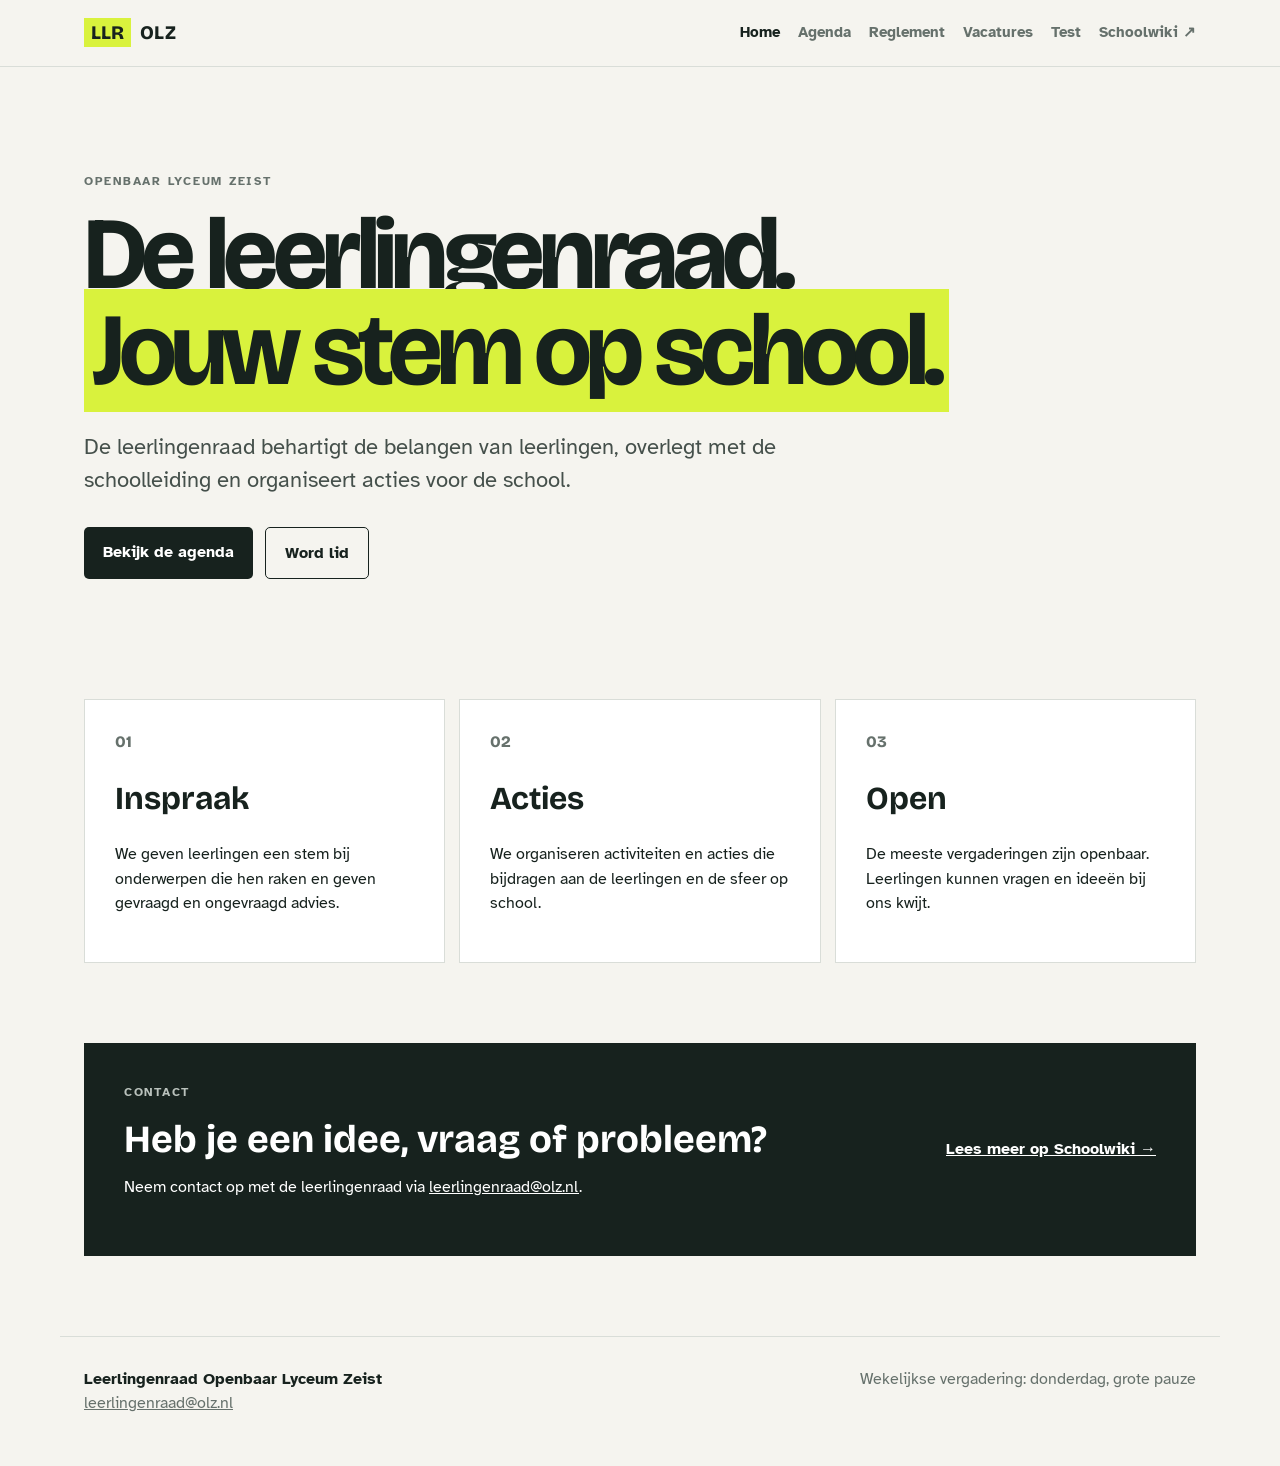
<file: index.html>
<!doctype html><html lang="nl"><head><meta charset="utf-8"><meta name="viewport" content="width=device-width,initial-scale=1"><title>Leerlingenraad OLZ</title><meta name="description" content="De leerlingenraad van het Openbaar Lyceum Zeist."><link rel="stylesheet" href="style.css"></head><body>
<header><div class="bar"><a class="brand" href="index.html"><span>LLR</span> OLZ</a><nav><a class="active" href="index.html">Home</a><a href="agenda.html">Agenda</a><a href="reglement.html">Reglement</a><a href="vacatures.html">Vacatures</a><a href="test.html">Test</a><a href="https://olz.schoolwiki.nl/openbaar-lycuem-zeist/onze-school#leerlingenraad" target="_blank" rel="noopener">Schoolwiki ↗</a></nav></div></header>
<main><section class="hero"><p class="eyebrow">OPENBAAR LYCEUM ZEIST</p><h1>De leerlingenraad.<br><em>Jouw stem op school.</em></h1><p class="lead">De leerlingenraad behartigt de belangen van leerlingen, overlegt met de schoolleiding en organiseert acties voor de school.</p><div class="actions"><a class="button" href="agenda.html">Bekijk de agenda</a><a class="button secondary" href="vacatures.html">Word lid</a></div></section>
<section class="grid"><article><span class="num">01</span><h2>Inspraak</h2><p>We geven leerlingen een stem bij onderwerpen die hen raken en geven gevraagd en ongevraagd advies.</p></article><article><span class="num">02</span><h2>Acties</h2><p>We organiseren activiteiten en acties die bijdragen aan de leerlingen en de sfeer op school.</p></article><article><span class="num">03</span><h2>Open</h2><p>De meeste vergaderingen zijn openbaar. Leerlingen kunnen vragen en ideeën bij ons kwijt.</p></article></section>
<section class="callout"><div><p class="eyebrow">CONTACT</p><h2>Heb je een idee, vraag of probleem?</h2><p>Neem contact op met de leerlingenraad via <a href="mailto:leerlingenraad@olz.nl">leerlingenraad@olz.nl</a>.</p></div><a class="textlink" href="https://olz.schoolwiki.nl/openbaar-lycuem-zeist/onze-school#leerlingenraad" target="_blank" rel="noopener">Lees meer op Schoolwiki →</a></section></main>
<footer><div><strong>Leerlingenraad Openbaar Lyceum Zeist</strong><br><a href="mailto:leerlingenraad@olz.nl">leerlingenraad@olz.nl</a></div><div>Wekelijkse vergadering: donderdag, grote pauze</div></footer></body></html>
</file>
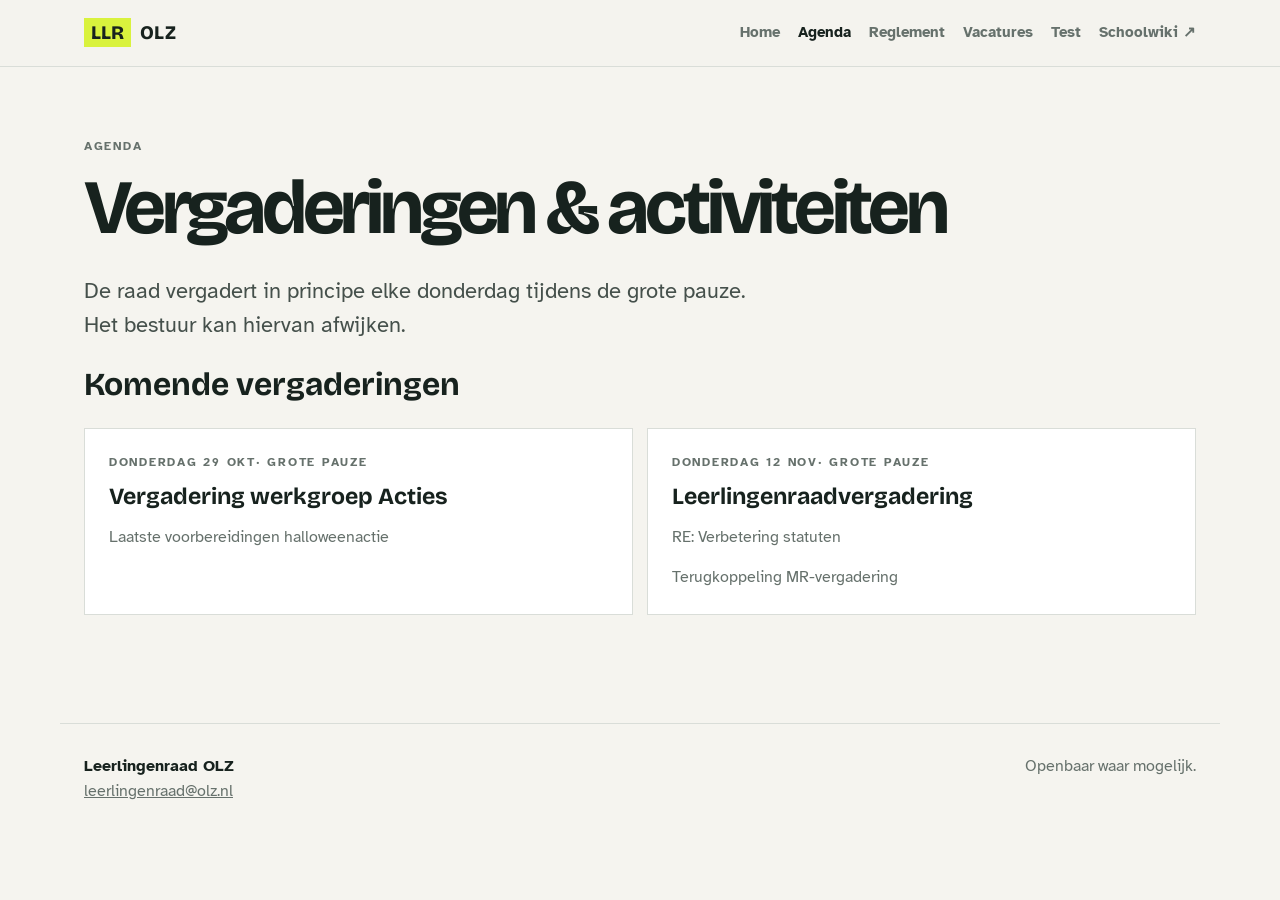
<file: agenda.html>
<!doctype html>
<html lang="nl">

<head>
    <meta charset="utf-8">
    <meta name="viewport" content="width=device-width,initial-scale=1">
    <title>Agenda · LLR OLZ</title>
    <link rel="stylesheet" href="style.css">
</head>

<body>
    <header>
        <div class="bar"><a class="brand" href="index.html"><span>LLR</span> OLZ</a>
            <nav><a href="index.html">Home</a><a class="active" href="agenda.html">Agenda</a><a
                    href="reglement.html">Reglement</a><a href="vacatures.html">Vacatures</a><a
                    href="test.html">Test</a><a
                    href="https://olz.schoolwiki.nl/openbaar-lycuem-zeist/onze-school#leerlingenraad"
                    target="_blank">Schoolwiki ↗</a></nav>
        </div>
    </header>
    <main class="page">
        <p class="eyebrow">AGENDA</p>
        <h1>Vergaderingen & activiteiten</h1>
        <p class="lead">De raad vergadert in principe elke donderdag tijdens de grote pauze. Het bestuur kan hiervan
            afwijken.</p>
        <h2>Komende vergaderingen</h2>
        <section class="meeting-list" aria-label="Komende vergaderingen">
            <article class="meeting-card">
                <p class="eyebrow">DONDERDAG 29 OKT· GROTE PAUZE</p>
                <h3>Vergadering werkgroep Acties</h3>
                <p class="muted">Laatste voorbereidingen halloweenactie</p>
            </article>
            <article class="meeting-card">
                <p class="eyebrow">DONDERDAG 12 NOV· GROTE PAUZE</p>
                <h3>Leerlingenraadvergadering</h3>
                <p class="muted">RE: Verbetering statuten</p>
                <p class="muted">Terugkoppeling MR-vergadering</p>
            </article>
        </section>
    </main>
    <footer>
        <div><strong>Leerlingenraad OLZ</strong><br><a href="mailto:leerlingenraad@olz.nl">leerlingenraad@olz.nl</a>
        </div>
        <div>Openbaar waar mogelijk.</div>
    </footer>
</body>

</html>
</file>
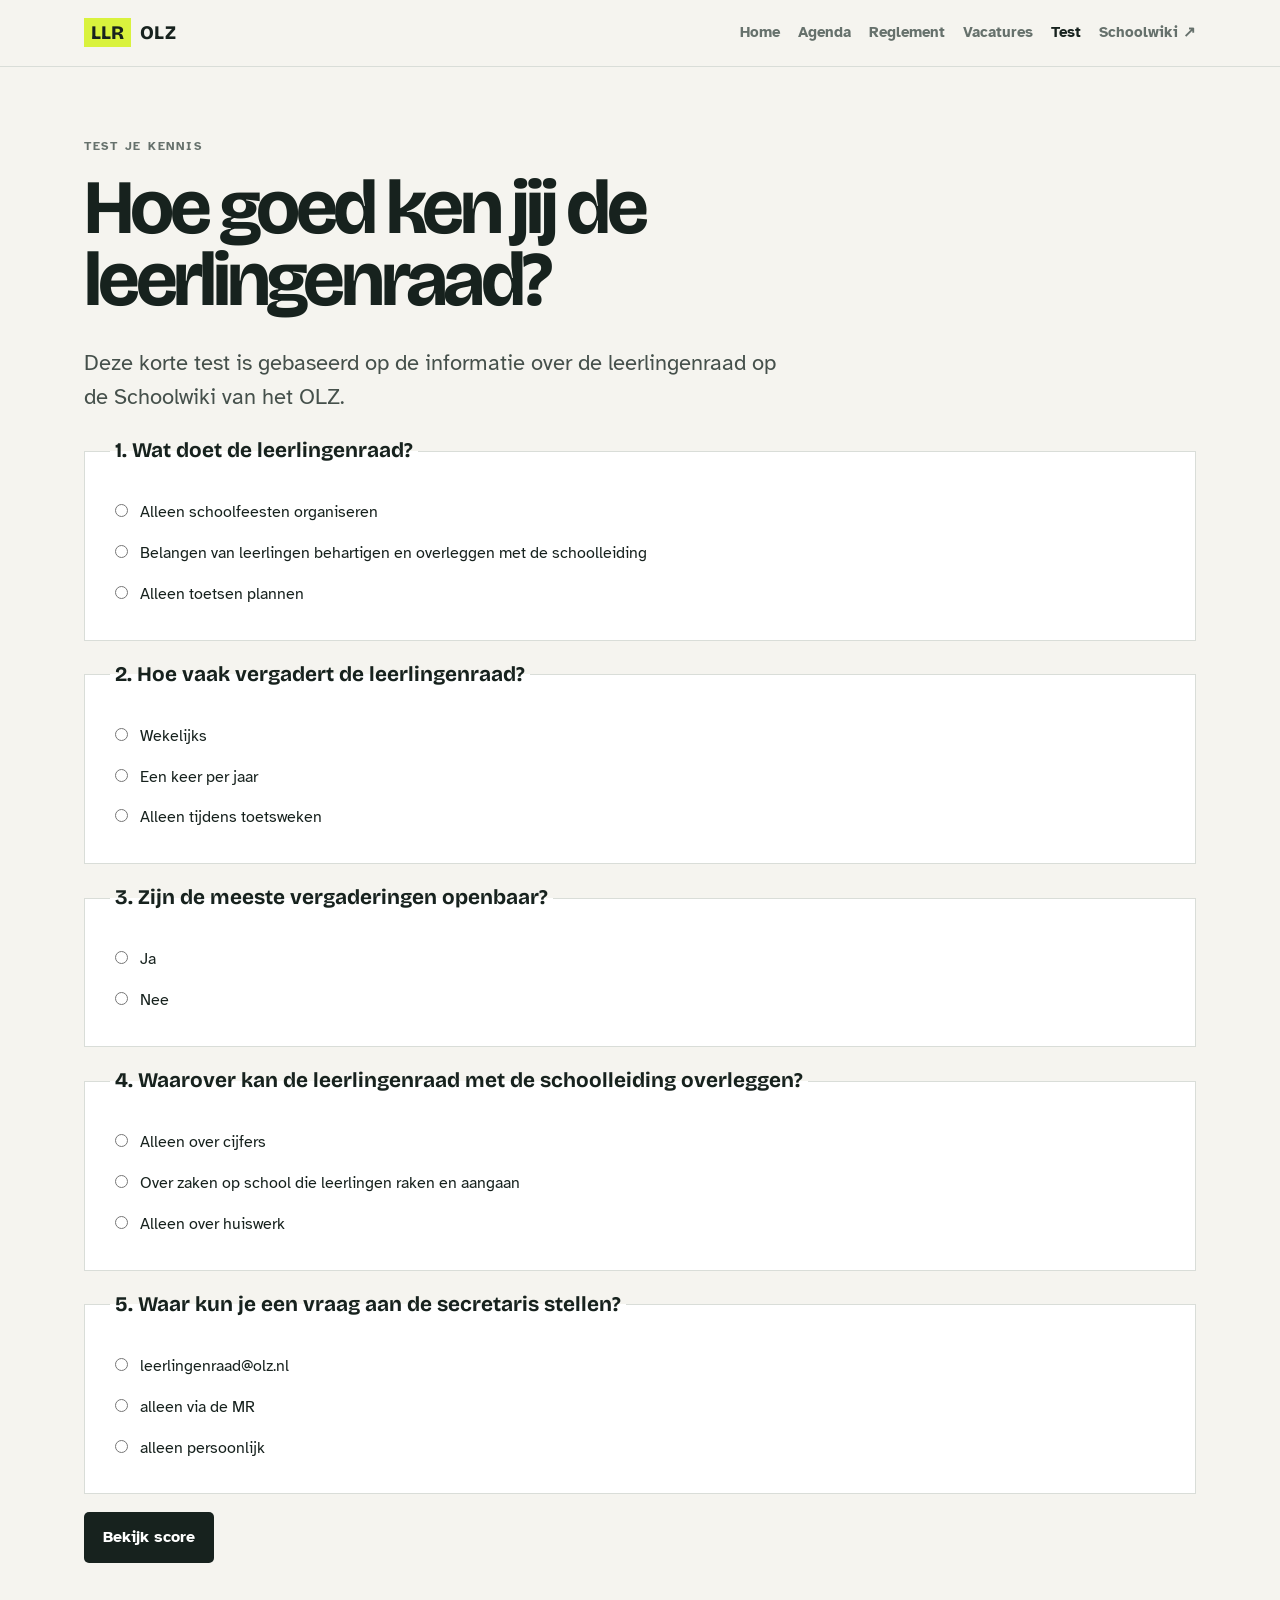
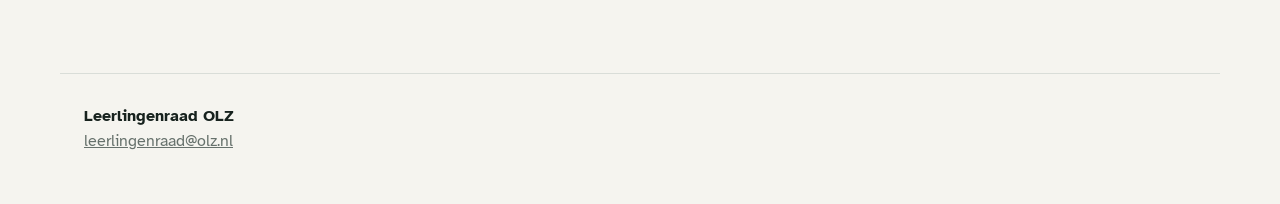
<file: test.html>
<!doctype html><html lang="nl"><head><meta charset="utf-8"><meta name="viewport" content="width=device-width,initial-scale=1"><title>Test · LLR OLZ</title><link rel="stylesheet" href="style.css"></head><body><header><div class="bar"><a class="brand" href="index.html"><span>LLR</span> OLZ</a><nav><a href="index.html">Home</a><a href="agenda.html">Agenda</a><a href="reglement.html">Reglement</a><a href="vacatures.html">Vacatures</a><a class="active" href="test.html">Test</a><a href="https://olz.schoolwiki.nl/openbaar-lycuem-zeist/onze-school#leerlingenraad" target="_blank">Schoolwiki ↗</a></nav></div></header><main class="page"><p class="eyebrow">TEST JE KENNIS</p><h1>Hoe goed ken jij de leerlingenraad?</h1><p class="lead">Deze korte test is gebaseerd op de informatie over de leerlingenraad op de Schoolwiki van het OLZ.</p><form id="quiz">
<fieldset><legend>1. Wat doet de leerlingenraad?</legend><label><input type="radio" name="q1" value="a"> Alleen schoolfeesten organiseren</label><label><input type="radio" name="q1" value="b"> Belangen van leerlingen behartigen en overleggen met de schoolleiding</label><label><input type="radio" name="q1" value="c"> Alleen toetsen plannen</label></fieldset>
<fieldset><legend>2. Hoe vaak vergadert de leerlingenraad?</legend><label><input type="radio" name="q2" value="a"> Wekelijks</label><label><input type="radio" name="q2" value="b"> Een keer per jaar</label><label><input type="radio" name="q2" value="c"> Alleen tijdens toetsweken</label></fieldset>
<fieldset><legend>3. Zijn de meeste vergaderingen openbaar?</legend><label><input type="radio" name="q3" value="a"> Ja</label><label><input type="radio" name="q3" value="b"> Nee</label></fieldset>
<fieldset><legend>4. Waarover kan de leerlingenraad met de schoolleiding overleggen?</legend><label><input type="radio" name="q4" value="a"> Alleen over cijfers</label><label><input type="radio" name="q4" value="b"> Over zaken op school die leerlingen raken en aangaan</label><label><input type="radio" name="q4" value="c"> Alleen over huiswerk</label></fieldset>
<fieldset><legend>5. Waar kun je een vraag aan de secretaris stellen?</legend><label><input type="radio" name="q5" value="a"> leerlingenraad@olz.nl</label><label><input type="radio" name="q5" value="b"> alleen via de MR</label><label><input type="radio" name="q5" value="c"> alleen persoonlijk</label></fieldset>
<button class="button" type="submit">Bekijk score</button><p id="result" class="result" aria-live="polite"></p></form></main><footer><div><strong>Leerlingenraad OLZ</strong><br><a href="mailto:leerlingenraad@olz.nl">leerlingenraad@olz.nl</a></div></footer><script>
document.getElementById('quiz').addEventListener('submit',e=>{e.preventDefault();const a={q1:'b',q2:'a',q3:'a',q4:'b',q5:'a'};let s=0;for(const q in a){const x=document.querySelector(`input[name="${q}"]:checked`);if(x&&x.value===a[q])s++;}document.getElementById('result').textContent=`Je score: ${s}/5. ${s===5?'Perfect!':s>=3?'Netjes!':'Lees de Schoolwiki nog eens door.'}`;});
</script></body></html>
</file>
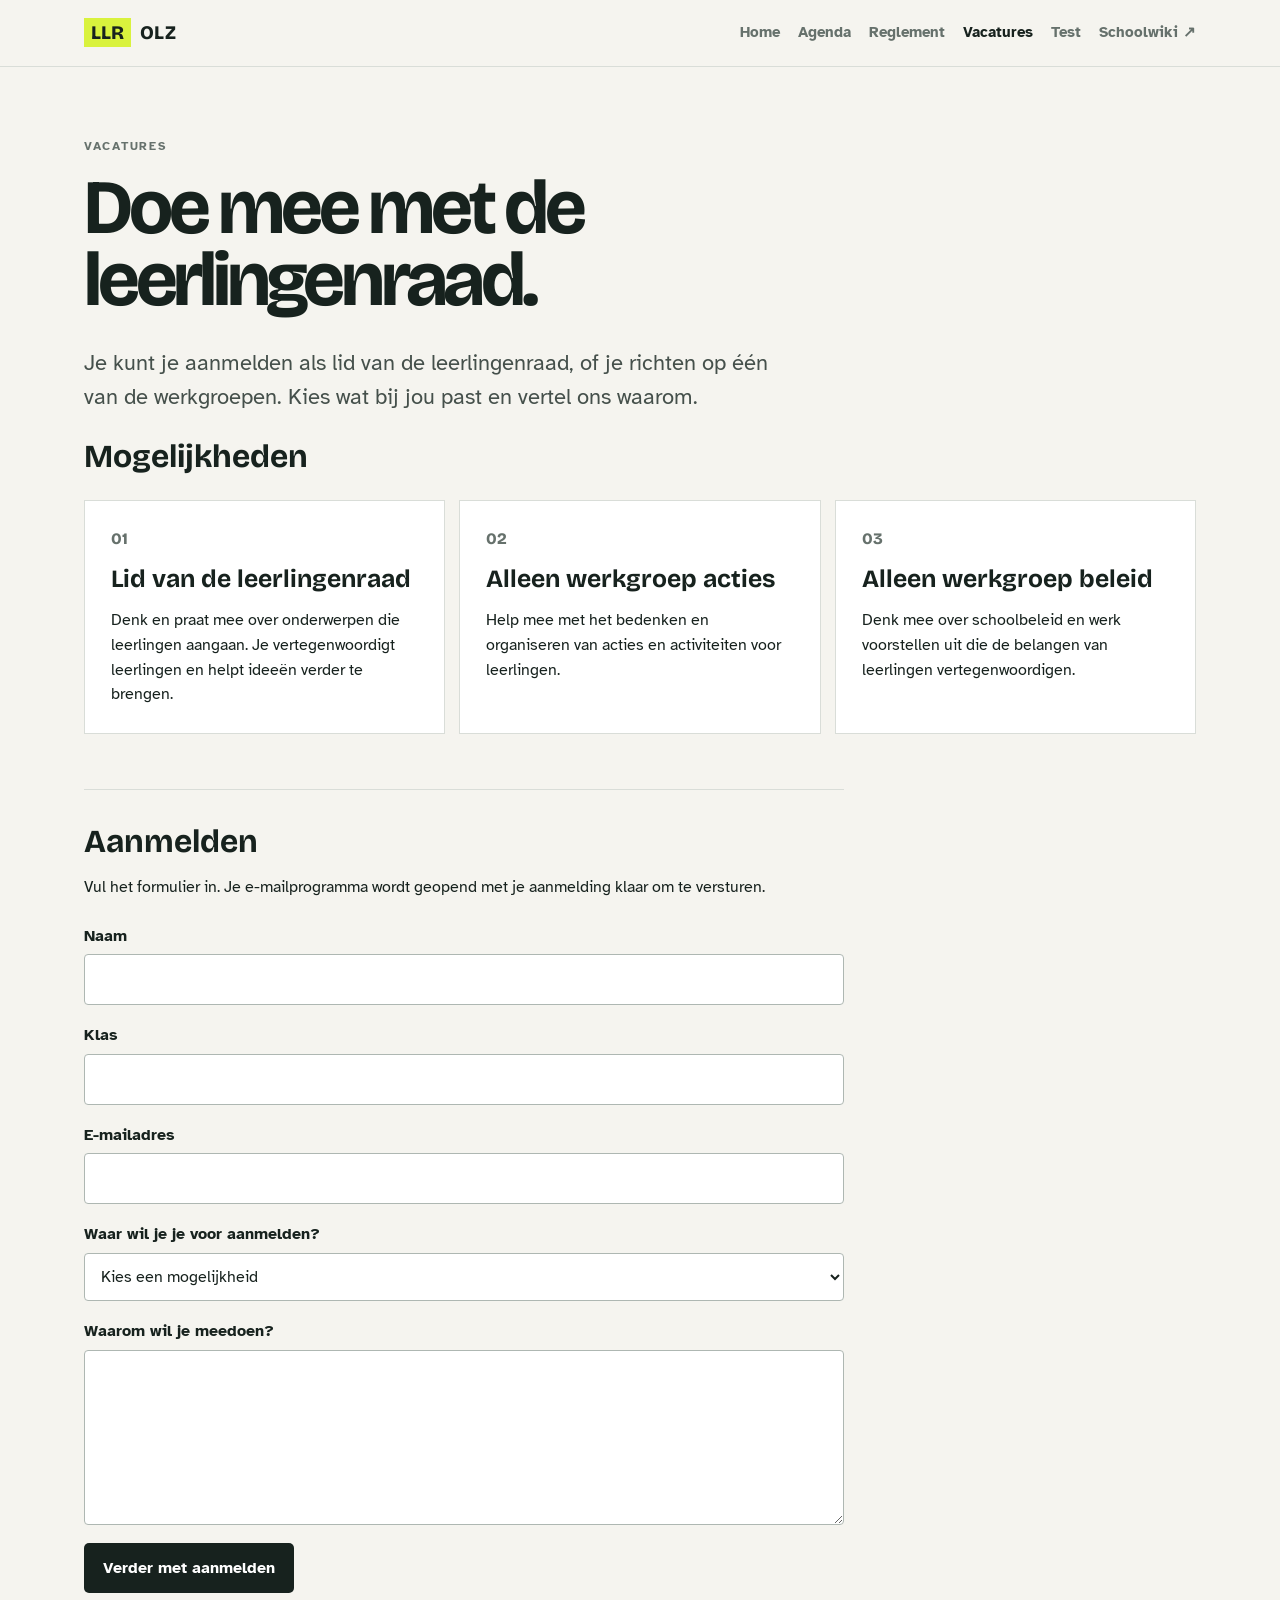
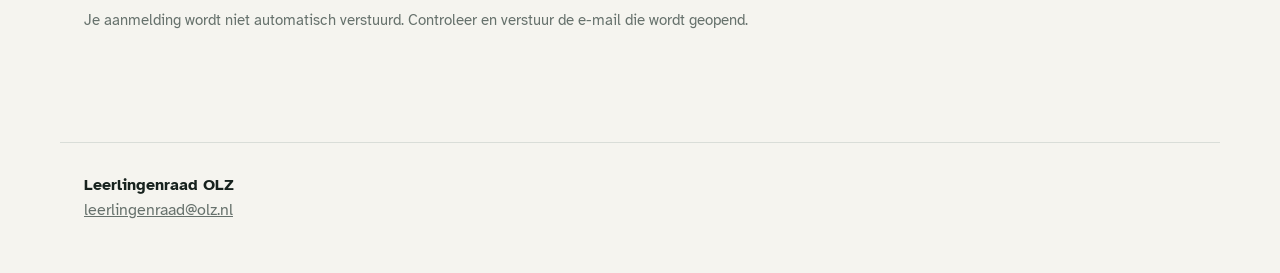
<file: vacatures.html>
<!doctype html>
<html lang="nl">

<head>
    <meta charset="utf-8">
    <meta name="viewport" content="width=device-width,initial-scale=1">
    <title>Vacatures · LLR OLZ</title>
    <link rel="stylesheet" href="style.css">
</head>

<body>
    <header>
        <div class="bar"><a class="brand" href="index.html"><span>LLR</span> OLZ</a>
            <nav><a href="index.html">Home</a><a href="agenda.html">Agenda</a><a href="reglement.html">Reglement</a><a
                    class="active" href="vacatures.html">Vacatures</a><a href="test.html">Test</a><a
                    href="https://olz.schoolwiki.nl/openbaar-lycuem-zeist/onze-school#leerlingenraad"
                    target="_blank" rel="noopener">Schoolwiki ↗</a></nav>
        </div>
    </header>
    <main class="page">
        <p class="eyebrow">VACATURES</p>
        <h1>Doe mee met de leerlingenraad.</h1>
        <p class="lead">Je kunt je aanmelden als lid van de leerlingenraad, of je richten op één van de werkgroepen.
            Kies wat bij jou past en vertel ons waarom.</p>

        <h2>Mogelijkheden</h2>
        <section class="vacancy-grid" aria-label="Mogelijkheden om mee te doen">
            <article class="vacancy-card">
                <span class="num">01</span>
                <h3>Lid van de leerlingenraad</h3>
                <p>Denk en praat mee over onderwerpen die leerlingen aangaan. Je vertegenwoordigt leerlingen en helpt
                    ideeën verder te brengen.</p>
            </article>
            <article class="vacancy-card">
                <span class="num">02</span>
                <h3>Alleen werkgroep acties</h3>
                <p>Help mee met het bedenken en organiseren van acties en activiteiten voor leerlingen.</p>
            </article>
            <article class="vacancy-card">
                <span class="num">03</span>
                <h3>Alleen werkgroep beleid</h3>
                <p>Denk mee over schoolbeleid en werk voorstellen uit die de belangen van leerlingen vertegenwoordigen.</p>
            </article>
        </section>

        <section class="application" aria-labelledby="application-heading">
            <h2 id="application-heading">Aanmelden</h2>
            <p>Vul het formulier in. Je e-mailprogramma wordt geopend met je aanmelding klaar om te versturen.</p>
            <form id="application-form">
                <div class="form-field">
                    <label for="applicant-name">Naam</label>
                    <input id="applicant-name" name="name" type="text" autocomplete="name" required>
                </div>
                <div class="form-field">
                    <label for="applicant-class">Klas</label>
                    <input id="applicant-class" name="class" type="text" autocomplete="off" required>
                </div>
                <div class="form-field">
                    <label for="applicant-email">E-mailadres</label>
                    <input id="applicant-email" name="email" type="email" autocomplete="email" required>
                </div>
                <div class="form-field">
                    <label for="application-role">Waar wil je je voor aanmelden?</label>
                    <select id="application-role" name="role" required>
                        <option value="">Kies een mogelijkheid</option>
                        <option value="Lid van de leerlingenraad">Lid van de leerlingenraad</option>
                        <option value="Alleen werkgroep acties">Alleen werkgroep acties</option>
                        <option value="Alleen werkgroep beleid">Alleen werkgroep beleid</option>
                    </select>
                </div>
                <div class="form-field">
                    <label for="applicant-motivation">Waarom wil je meedoen?</label>
                    <textarea id="applicant-motivation" name="motivation" rows="6" required></textarea>
                </div>
                <button class="button" type="submit">Verder met aanmelden</button>
                <p class="form-note muted">Je aanmelding wordt niet automatisch verstuurd. Controleer en verstuur de
                    e-mail die wordt geopend.</p>
                <p id="application-status" class="result" aria-live="polite"></p>
            </form>
        </section>
    </main>
    <footer>
        <div><strong>Leerlingenraad OLZ</strong><br><a
                href="mailto:leerlingenraad@olz.nl">leerlingenraad@olz.nl</a></div>
    </footer>
    <script>
        document.getElementById('application-form').addEventListener('submit', event => {
            event.preventDefault();
            const form = event.currentTarget;
            if (!form.reportValidity()) return;

            const data = new FormData(form);
            const subject = 'Aanmelding leerlingenraad';
            const body = [
                `Naam: ${data.get('name')}`,
                `Klas: ${data.get('class')}`,
                `E-mailadres: ${data.get('email')}`,
                `Aanmelding voor: ${data.get('role')}`,
                '',
                'Motivatie:',
                data.get('motivation')
            ].join('\n');

            document.getElementById('application-status').textContent =
                'Je e-mailprogramma wordt geopend. Verstuur de e-mail daar om je aanmelding af te ronden.';
            window.location.href = `mailto:leerlingenraad@olz.nl?subject=${encodeURIComponent(subject)}&body=${encodeURIComponent(body)}`;
        });
    </script>
</body>

</html>
</file>
<file: style.css>
@import url('https://fonts.googleapis.com/css2?family=Atkinson+Hyperlegible:wght@400;700&family=Bricolage+Grotesque:opsz,wght@12..96,500;12..96,700;12..96,800&display=swap');
:root{--ink:#17221e;--muted:#66716c;--paper:#f5f4ef;--card:#fff;--line:#d9ddd8;--accent:#d9f23d;--dark:#17221e}*{box-sizing:border-box}body{margin:0;background:var(--paper);color:var(--ink);font-family:'Atkinson Hyperlegible',Arial,sans-serif;line-height:1.55}a{color:inherit}header{border-bottom:1px solid var(--line);background:rgba(245,244,239,.95);position:sticky;top:0;z-index:10}.bar{max-width:1160px;margin:auto;padding:18px 24px;display:flex;align-items:center;justify-content:space-between;gap:24px}.brand{text-decoration:none;font-family:'Bricolage Grotesque';font-weight:800;font-size:1.2rem}.brand span{background:var(--accent);padding:3px 7px;margin-right:5px}nav{display:flex;gap:18px;flex-wrap:wrap;justify-content:flex-end}nav a{text-decoration:none;font-weight:700;color:var(--muted);font-size:.95rem}nav a:hover,nav .active{color:var(--ink)}main{max-width:1160px;margin:auto;padding:0 24px}.hero{padding:105px 0 90px;max-width:900px}.eyebrow{font-size:.78rem;font-weight:700;letter-spacing:.14em;color:var(--muted);margin:0 0 16px}.hero h1,h1{font-family:'Bricolage Grotesque';font-size:clamp(3rem,8vw,6.7rem);line-height:.94;letter-spacing:-.055em;margin:0 0 30px}.hero h1 em{font-style:normal;background:var(--accent);padding:0 .08em}.lead{font-size:1.35rem;max-width:700px;color:#45504b}.actions{display:flex;gap:12px;margin-top:30px;flex-wrap:wrap}.button{display:inline-block;background:var(--dark);color:white;padding:13px 19px;border-radius:5px;text-decoration:none;border:0;font:inherit;font-weight:700;cursor:pointer}.button.secondary{background:transparent;color:var(--ink);border:1px solid var(--ink)}.grid{display:grid;grid-template-columns:repeat(3,1fr);gap:14px;padding:30px 0 80px}.grid article{background:var(--card);padding:30px;min-height:230px;border:1px solid var(--line)}.num{font-family:'Bricolage Grotesque';font-weight:800;color:var(--muted)}h2,h3{font-family:'Bricolage Grotesque';line-height:1.05}article h2{font-size:2rem}.callout{background:var(--dark);color:white;padding:40px;display:flex;justify-content:space-between;align-items:center;gap:30px;margin:0 0 80px}.callout .eyebrow{color:#b9c1bc}.callout h2{font-size:2.4rem;margin:0 0 10px}.callout a{color:white}.textlink{font-weight:700;white-space:nowrap}.page{padding-top:70px;padding-bottom:90px}.page>h1{font-size:clamp(2.7rem,6vw,5.5rem);max-width:900px}.notice{background:var(--accent);padding:22px 26px;margin:35px 0 55px;display:flex;justify-content:space-between;gap:20px;font-weight:700}.empty{border:1px dashed #aeb7b2;padding:30px;margin-top:20px}.muted{color:var(--muted)}code{background:#e8e9e5;padding:2px 5px}.document{max-width:900px}.document h2{font-size:2rem;border-top:1px solid var(--line);padding-top:35px;margin-top:55px}.document h3{font-size:1.35rem;margin-top:30px}.document p{font-size:1.05rem}.document ul{padding-left:25px}.document li{margin:.35rem 0}fieldset{border:1px solid var(--line);background:white;margin:18px 0;padding:25px}legend{font-family:'Bricolage Grotesque';font-size:1.3rem;font-weight:700;padding:0 5px}label{display:block;padding:8px 0}input{margin-right:8px}.result{font-size:1.2rem;font-weight:700;margin-top:20px}footer{border-top:1px solid var(--line);max-width:1160px;margin:auto;padding:30px 24px 50px;display:flex;justify-content:space-between;gap:20px;color:var(--muted)}footer strong{color:var(--ink)}@media(max-width:760px){.bar{align-items:flex-start;flex-direction:column}nav{justify-content:flex-start;gap:12px}.hero{padding:70px 0}.grid{grid-template-columns:1fr}.callout{display:block}.textlink{display:inline-block;margin-top:20px}.notice{display:block}.notice span{display:block;margin-top:5px}footer{display:block}.page{padding-top:45px}}
.meeting-list{display:grid;grid-template-columns:repeat(2,minmax(0,1fr));gap:14px;margin:20px 0 18px}.meeting-card{background:var(--card);border:1px solid var(--line);padding:24px}.meeting-card .eyebrow{margin-bottom:12px}.meeting-card h3{font-size:1.45rem;margin:0 0 12px}.meeting-card p:last-child{margin-bottom:0}.page>h2{font-size:2rem}
@media(max-width:760px){.meeting-list{grid-template-columns:1fr}}
.vacancy-grid{display:grid;grid-template-columns:repeat(3,minmax(0,1fr));gap:14px;margin:20px 0 55px}.vacancy-card{background:var(--card);border:1px solid var(--line);padding:26px}.vacancy-card h3{font-size:1.55rem;margin:14px 0}.vacancy-card p{margin-bottom:0}.application{max-width:760px;border-top:1px solid var(--line);padding-top:35px}.application h2{font-size:2rem;margin:0 0 12px}.application form{margin-top:24px}.form-field{margin:0 0 18px}.form-field label{font-weight:700;padding:0 0 6px}.form-field input,.form-field select,.form-field textarea{display:block;width:100%;margin:0;padding:12px;border:1px solid #aeb7b2;border-radius:4px;background:var(--card);color:var(--ink);font:inherit}.form-field textarea{resize:vertical}.form-field input:focus,.form-field select:focus,.form-field textarea:focus{outline:2px solid var(--dark);outline-offset:2px}.form-note{font-size:.95rem;margin-bottom:0}
@media(max-width:760px){.vacancy-grid{grid-template-columns:1fr}}
</file>
